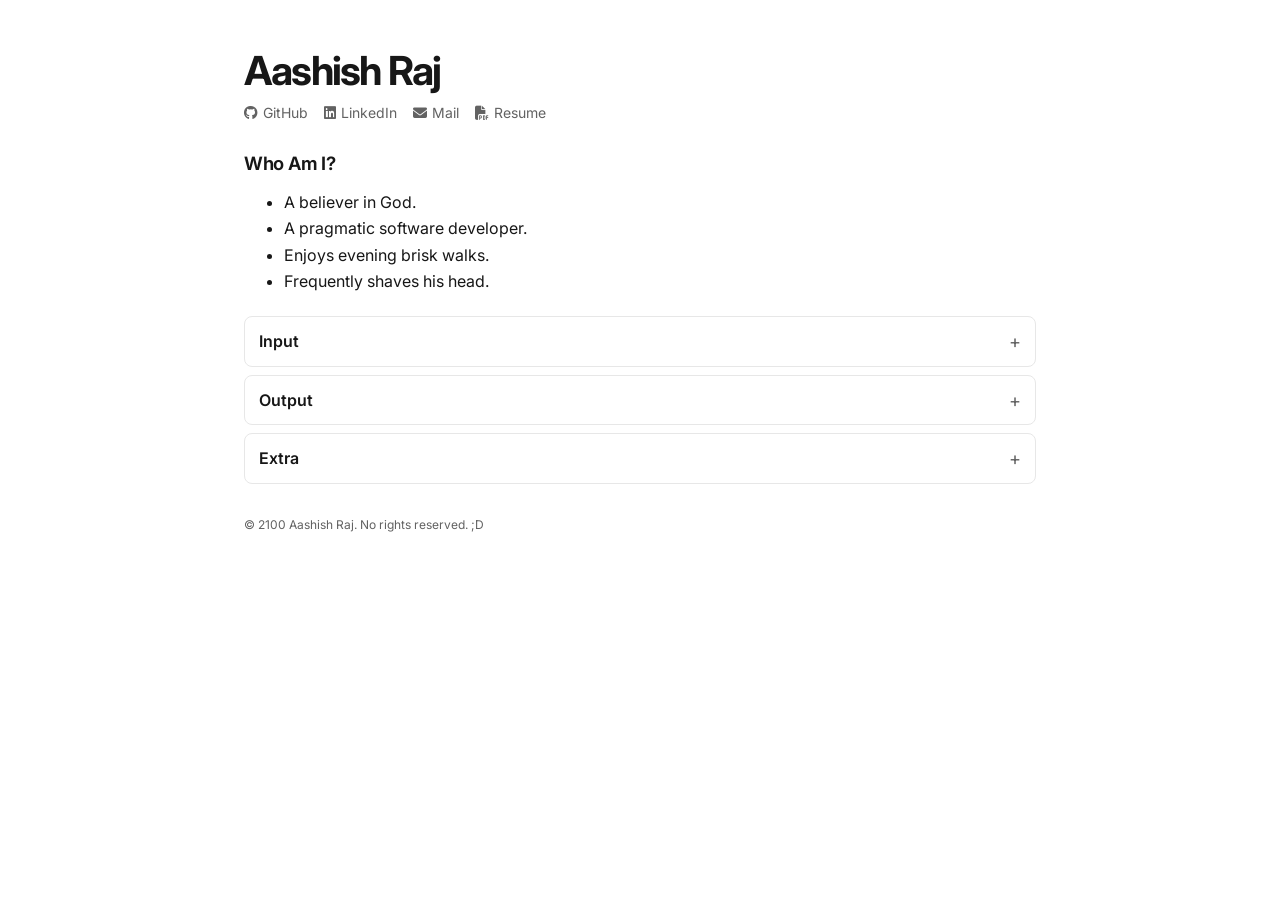
<file: index.html>
<!doctype html>
<html lang="en">

<head>
  <meta charset="utf-8">
  <meta name="viewport" content="width=device-width, initial-scale=1">
  <title>Aashish's Portfolio</title>
  <link rel="preconnect" href="https://fonts.googleapis.com">
  <link rel="preconnect" href="https://fonts.gstatic.com" crossorigin>
  <link href="https://fonts.googleapis.com/css2?family=Inter:wght@400;500;600;700&display=swap" rel="stylesheet">
  <link rel="stylesheet" href="https://cdnjs.cloudflare.com/ajax/libs/font-awesome/6.7.2/css/all.min.css">
  <link rel="stylesheet" href="style.css">
</head>

<body>
  <main class="page">
    <header class="site-header">
      <h1>Aashish Raj</h1>
      <nav class="social-links" aria-label="Social links">
        <a href="https://github.com/iamtheaashish/"><i class="fa-brands fa-github"
            aria-hidden="true"></i><span>GitHub</span></a>
        <a href="https://www.linkedin.com/in/iamtheaashish/" target="_blank" rel="noopener noreferrer">
          <i class="fa-brands fa-linkedin" aria-hidden="true"></i>
          <span>LinkedIn</span>
        </a>
        <a href="mailto:iamtheaashish@proton.me"><i class="fa-solid fa-envelope"
            aria-hidden="true"></i><span>Mail</span></a>
        <a href="https://drive.google.com/"><i class="fa-solid fa-file-pdf"
            aria-hidden="true"></i><span>Resume</span></a>
      </nav>
    </header>

    <section class="intro" aria-labelledby="about-heading">
      <h2 id="about-heading">Who Am I?</h2>
      <ul>
        <li>A believer in God.</li>
        <li>A pragmatic software developer.</li>
        <li>Enjoys evening brisk walks.</li>
        <li>Frequently shaves his head.</li>
      </ul>
    </section>

    <section class="link-cards" aria-label="Explore">
      <details class="card">
        <summary>Input</summary>
        <nav class="links" aria-label="Input links">
          <a href="input/education.html">Education</a>
          <a href="input/articles.html">Articles</a>
          <a href="input/books.html">Books</a>
        </nav>
      </details>
      <details class="card">
        <summary>Output</summary>
        <nav class="links" aria-label="Output links">
          <a href="output/jobs.html">Jobs</a>
          <a href="output/bytings.html">Bytings</a>
          <a href="output/projects.html">Projects</a>
        </nav>
      </details>
      <details class="card">
        <summary>Extra</summary>
        <nav class="links" aria-label="Extra links">
          <a href="extra/endeavors.html">Endeavors</a>
          <a href="extra/tinkering.html">Tinkering</a>
        </nav>
      </details>
    </section>
  </main>
</body>
<footer class="site-footer">
  <p>© 2100 Aashish Raj. No rights reserved. ;D</p>
</footer>

</html>
</file>
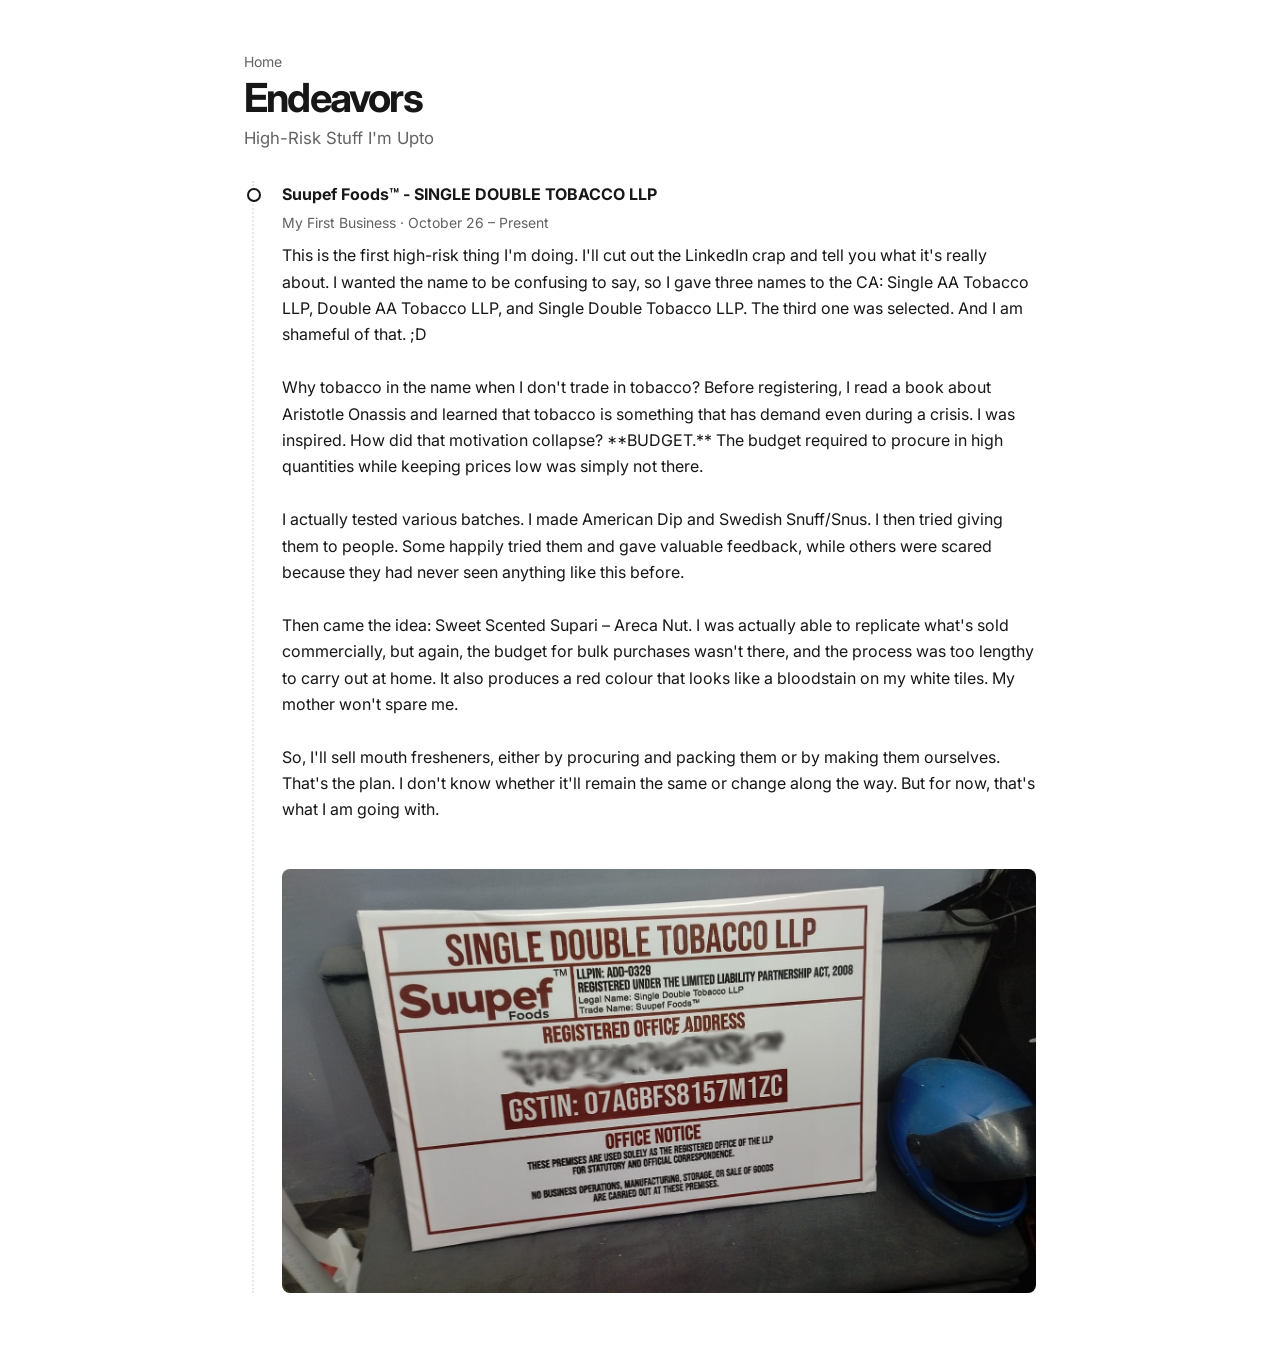
<file: extra/endeavors.html>
<!doctype html>
<html lang="en">

<head>
  <meta charset="utf-8">
  <meta name="viewport" content="width=device-width, initial-scale=1">
  <title>Endeavors - Aashish Raj</title>
  <link rel="preconnect" href="https://fonts.googleapis.com">
  <link rel="preconnect" href="https://fonts.gstatic.com" crossorigin>
  <link href="https://fonts.googleapis.com/css2?family=Inter:wght@400;500;600;700&display=swap" rel="stylesheet">
  <link rel="stylesheet" href="../style.css">
</head>

<body>
  <main class="page">
    <a class="back-link" href="../index.html">Home</a>

    <header class="page-header">
      <h1>Endeavors</h1>
      <p class="subtitle">High-Risk Stuff I'm Upto</p>
    </header>

    <section class="timeline" aria-label="Personal endeavors">

      <article class="timeline-item">
        <h3>Suupef Foods™ - SINGLE DOUBLE TOBACCO LLP</h3>
        <p class="timeline-date">My First Business · October 26 – Present</p>
        <p>
        This is the first high-risk thing I'm doing. I'll cut out the LinkedIn crap and tell you what it's really about.

I wanted the name to be confusing to say, so I gave three names to the CA: Single AA Tobacco LLP, Double AA Tobacco LLP, and Single Double Tobacco LLP. The third one was selected. And I am shameful of that. ;D
<br><br>

Why tobacco in the name when I don't trade in tobacco? Before registering, I read a book about Aristotle Onassis and learned that tobacco is something that has demand even during a crisis. I was inspired. How did that motivation collapse? **BUDGET.** The budget required to procure in high quantities while keeping prices low was simply not there.
<br><br>
I actually tested various batches. I made American Dip and Swedish Snuff/Snus. I then tried giving them to people. Some happily tried them and gave valuable feedback, while others were scared because they had never seen anything like this before.
<br><br>
Then came the idea: Sweet Scented Supari – Areca Nut.

I was actually able to replicate what's sold commercially, but again, the budget for bulk purchases wasn't there, and the process was too lengthy to carry out at home. It also produces a red colour that looks like a bloodstain on my white tiles. My mother won't spare me.
<br><br>
So, I'll sell mouth fresheners, either by procuring and packing them or by making them ourselves.

That's the plan. I don't know whether it'll remain the same or change along the way. But for now, that's what I am going with.

<br><br>

<img src="../media/SDTbanner.png" alt="Our Office Banner" class="timeline-image">
        </p>
      </article>

    </section>
  </main>
</body>

</html>
</file>
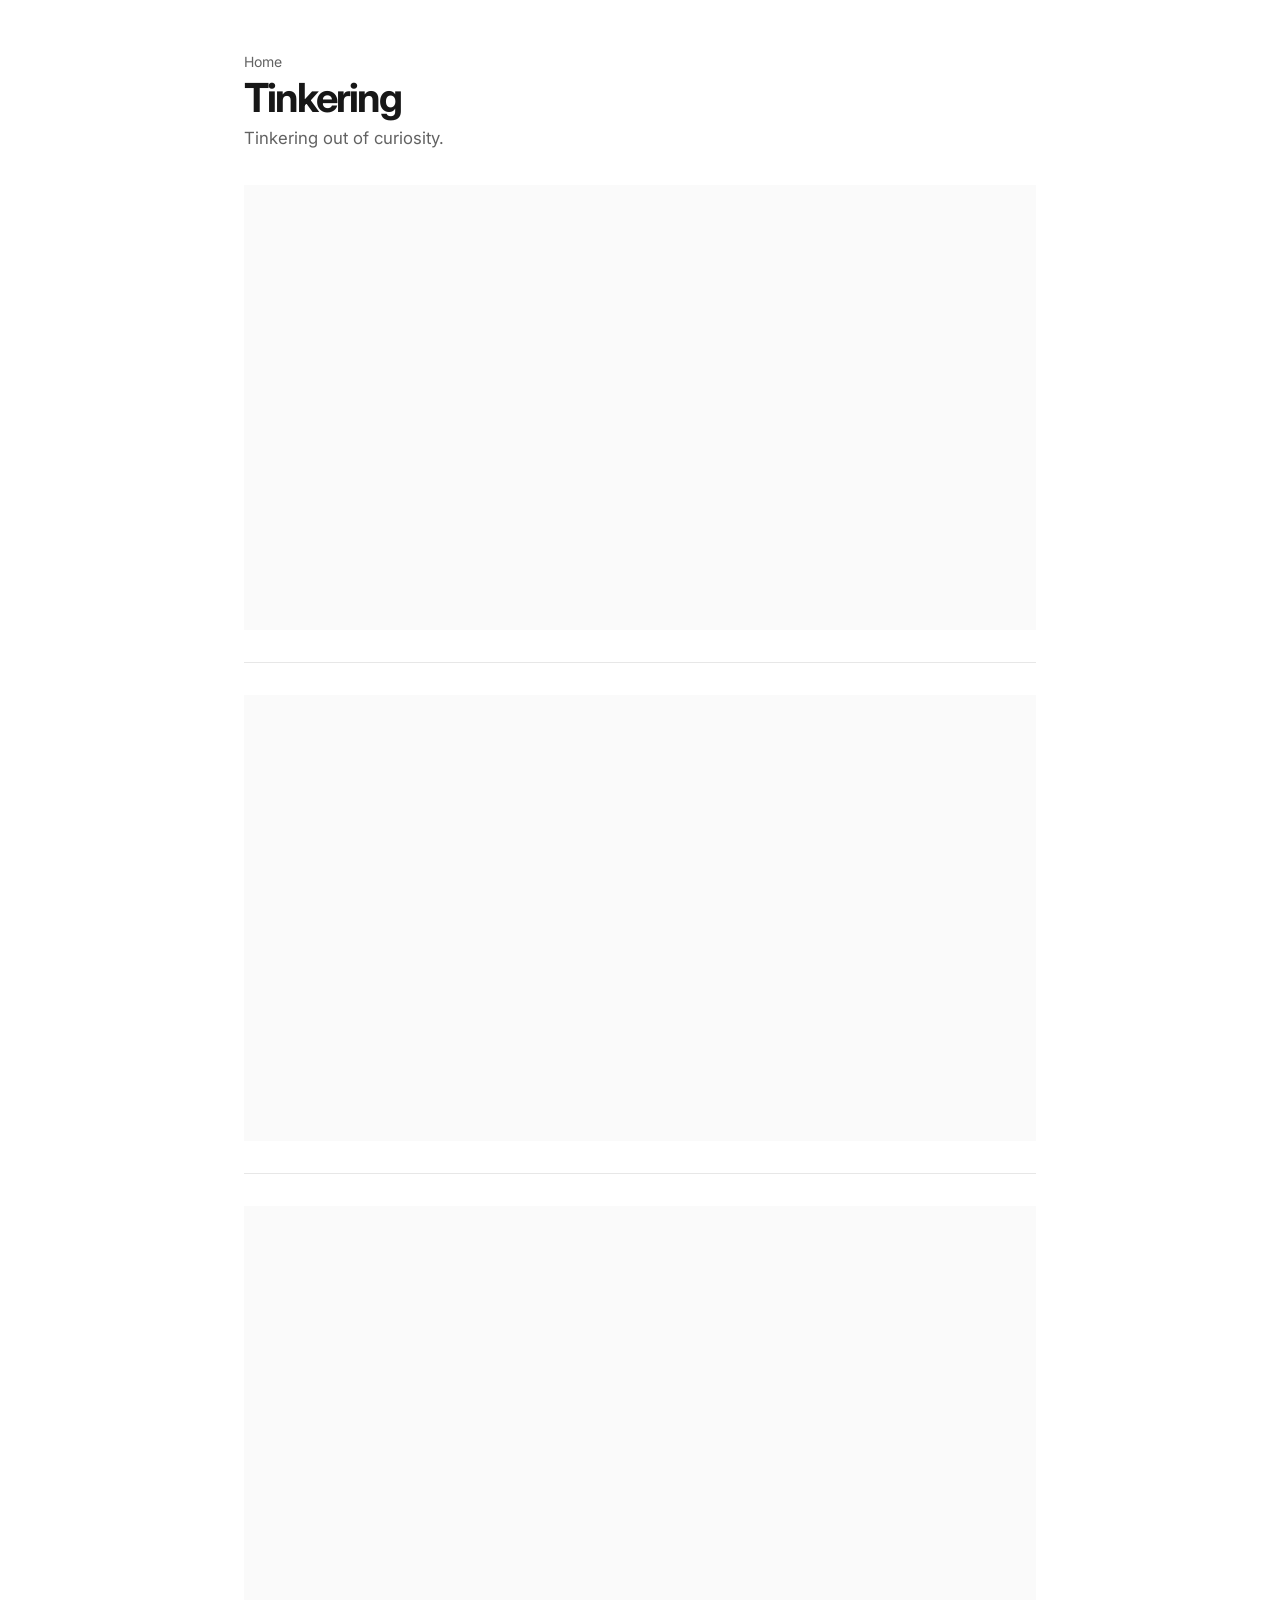
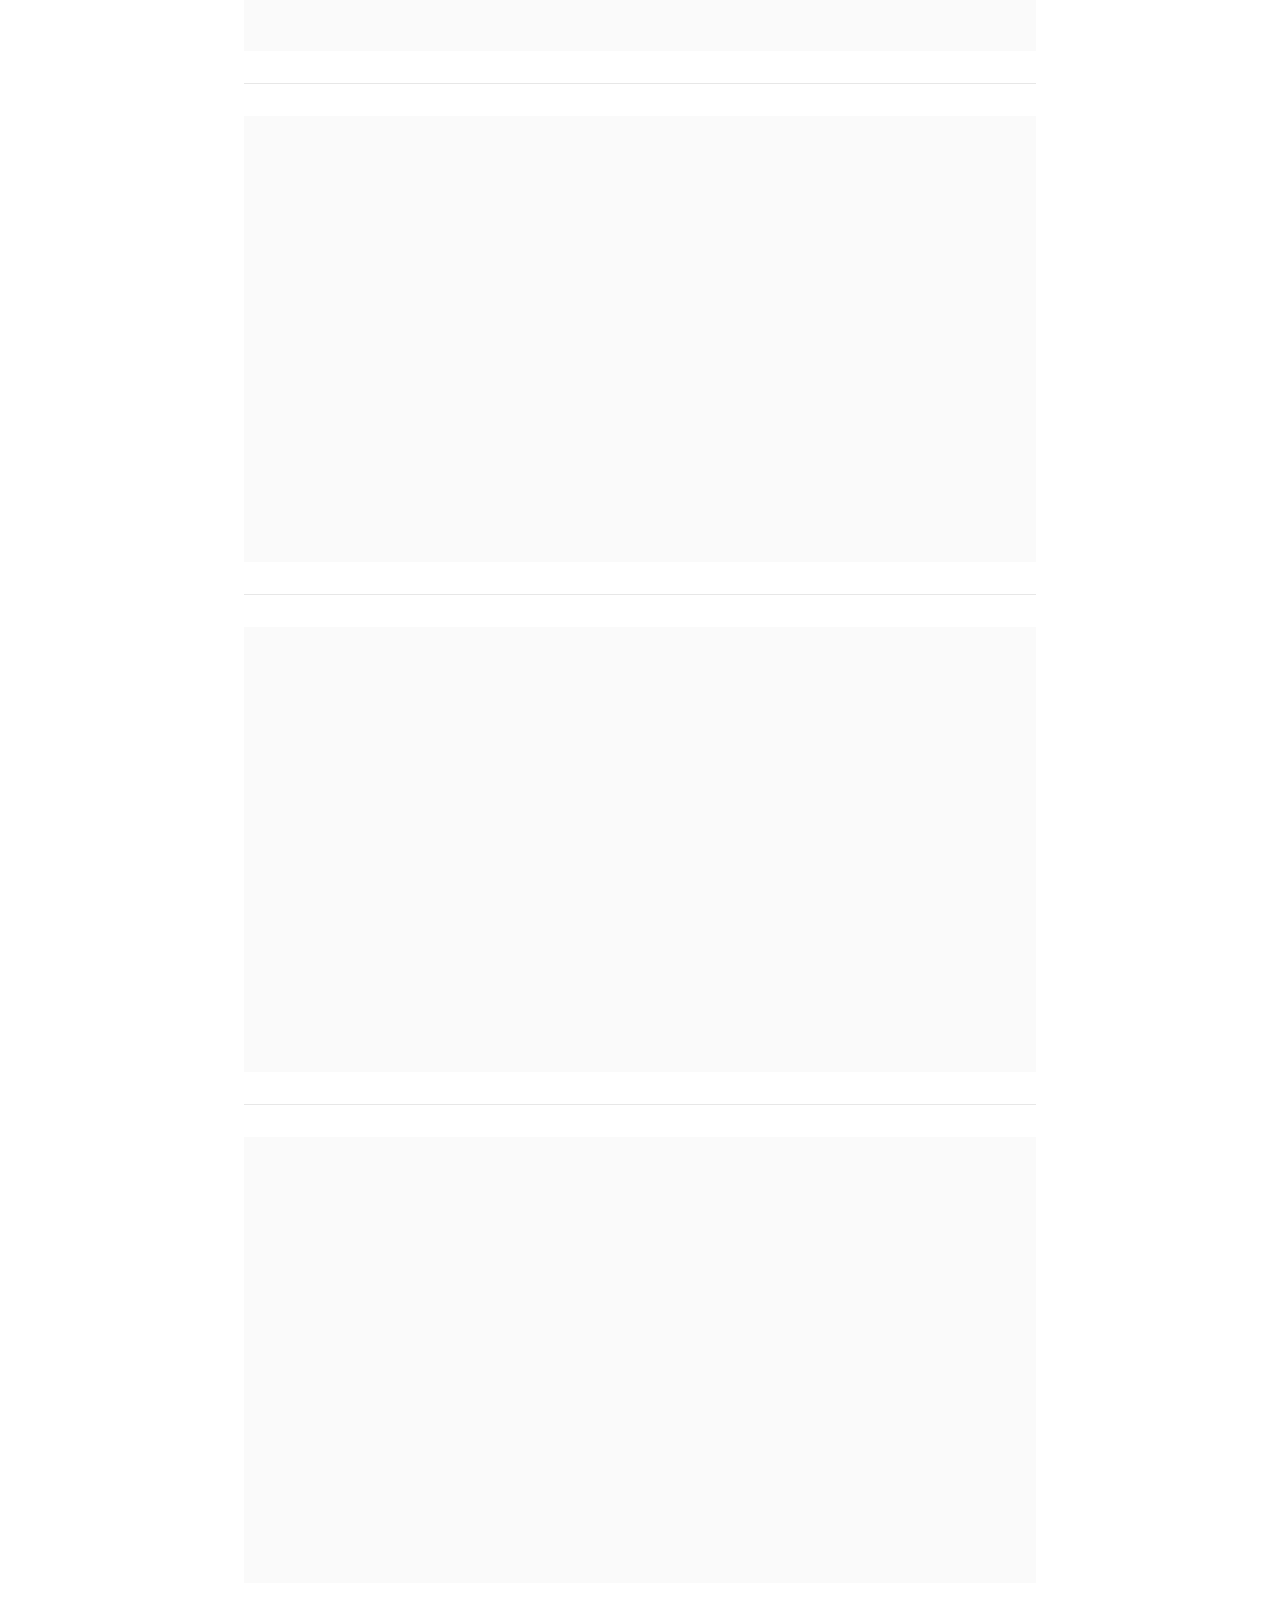
<file: extra/tinkering.html>
<!doctype html>
<html lang="en">

<head>
  <meta charset="utf-8">
  <meta name="viewport" content="width=device-width, initial-scale=1">
  <title>Tinkering - Aashish Raj</title>
  <link rel="preconnect" href="https://fonts.googleapis.com">
  <link rel="preconnect" href="https://fonts.gstatic.com" crossorigin>
  <link href="https://fonts.googleapis.com/css2?family=Inter:wght@400;500;600;700&display=swap" rel="stylesheet">
  <link rel="stylesheet" href="../style.css">
</head>

<body>
  <main class="page tinkering-page">
    <a class="back-link" href="../index.html">Home</a>

    <header class="page-header">
      <h1>Tinkering</h1>
      <p class="subtitle">Tinkering out of curiosity.</p>
    </header>

    <section class="video-list" aria-label="Hardware videos">
      <article class="video-item">
        <div class="video-embed">
          <iframe src="https://www.youtube-nocookie.com/embed/D746owCLCIs" title="Hardware video 1" loading="lazy"
            referrerpolicy="strict-origin-when-cross-origin"
            allow="accelerometer; autoplay; clipboard-write; encrypted-media; gyroscope; picture-in-picture; web-share"
            allowfullscreen></iframe>
        </div>
      </article>

      <article class="video-item">
        <div class="video-embed">
          <iframe src="https://www.youtube-nocookie.com/embed/qw1N6hVat3M" title="Hardware video 2" loading="lazy"
            referrerpolicy="strict-origin-when-cross-origin"
            allow="accelerometer; autoplay; clipboard-write; encrypted-media; gyroscope; picture-in-picture; web-share"
            allowfullscreen></iframe>
        </div>
      </article>

      <article class="video-item">
        <div class="video-embed">
          <iframe src="https://www.youtube-nocookie.com/embed/AfKlRke6-L8" title="Hardware video 3" loading="lazy"
            allowfullscreen></iframe>
        </div>
      </article>

      <article class="video-item">
        <div class="video-embed">
          <iframe src="https://www.youtube-nocookie.com/embed/ZBG10R2KTQw" title="Hardware video 4" loading="lazy"
            allowfullscreen></iframe>
        </div>
      </article>

      <article class="video-item">
        <div class="video-embed">
          <iframe src="https://www.youtube-nocookie.com/embed/DPhEWamEejM" title="Hardware video 5" loading="lazy"
            allowfullscreen></iframe>
        </div>
      </article>

      <article class="video-item">
        <div class="video-embed">
          <iframe src="https://www.youtube-nocookie.com/embed/QxCWnV7BFME" title="Hardware video 6" loading="lazy"
            allowfullscreen></iframe>
        </div>
      </article>
    </section>
  </main>
</body>

</html>
</file>
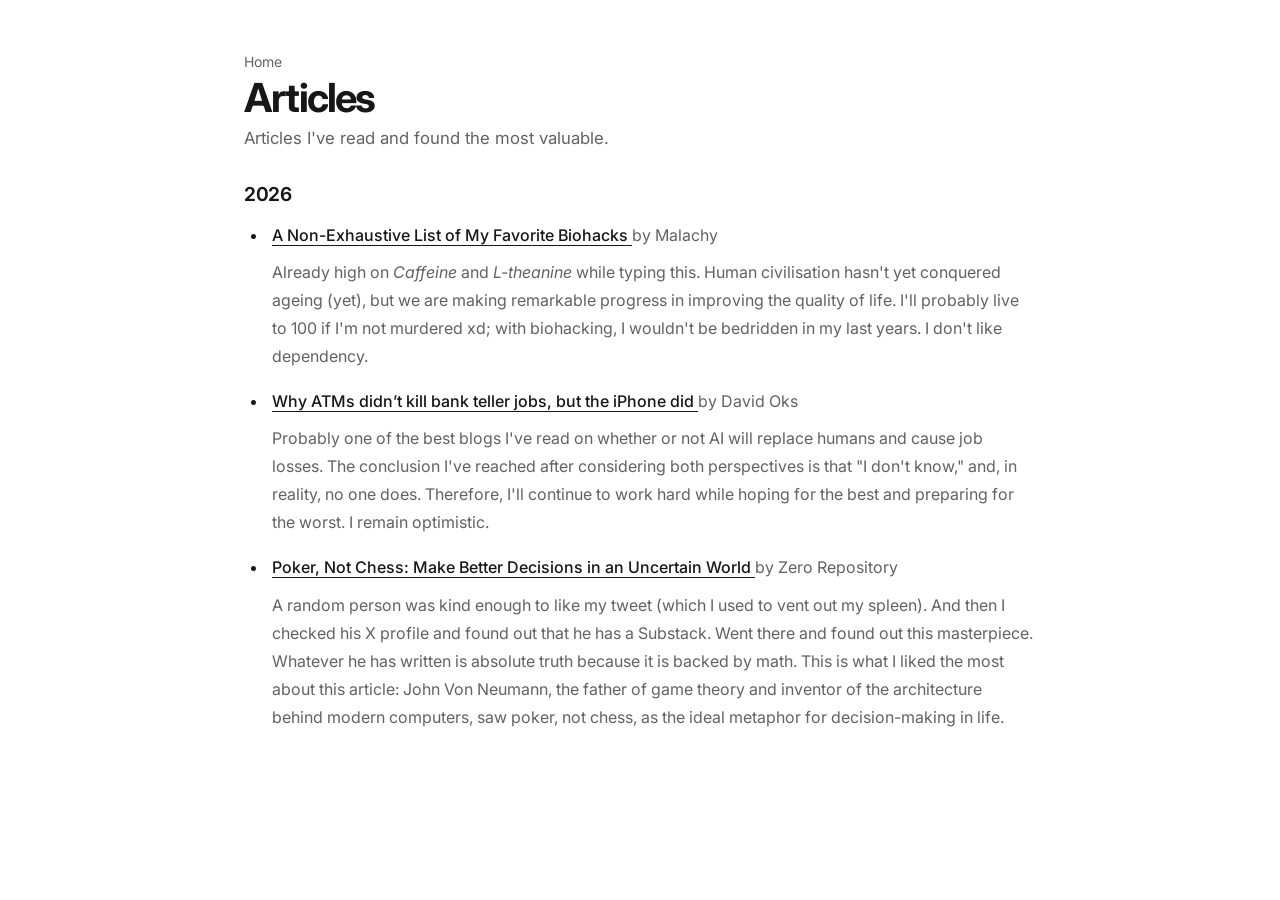
<file: input/articles.html>
<!doctype html>
<html lang="en">

<head>
  <meta charset="utf-8">
  <meta name="viewport" content="width=device-width, initial-scale=1">
  <title>Articles - Aashish Raj</title>
  <link rel="preconnect" href="https://fonts.googleapis.com">
  <link rel="preconnect" href="https://fonts.gstatic.com" crossorigin>
  <link href="https://fonts.googleapis.com/css2?family=Inter:wght@400;500;600;700&display=swap" rel="stylesheet">
  <link rel="stylesheet" href="../style.css">
</head>

<body>
  <main class="page">
    <a class="back-link" href="../index.html">Home</a>

    <header class="page-header">
      <h1>Articles</h1>
      <p class="subtitle">Articles I've read and found the most valuable.</p>
    </header>

    <section class="year-section" aria-labelledby="year-2026">
      <h2 id="year-2026">2026</h2>

      <ul class="article-list">
        <li class="article">
          <p class="article-title">
            <a href="https://www.myprotocols.co/p/a-non-exhaustive-list-of-my-favorite">
              A Non-Exhaustive List of My Favorite Biohacks
            </a>
            <span>by Malachy</span>
          </p>
          <p class="article-note">Already high on <em>Caffeine</em> and <em>L-theanine</em> while typing this. Human
            civilisation hasn't yet conquered ageing (yet), but we are making remarkable progress in improving the
            quality of life. I'll probably live to 100 if I'm not murdered xd; with biohacking, I wouldn't be bedridden
            in my last years. I don't like dependency.</p>
        </li>

        <li class="article">
          <p class="article-title">
            <a
              href="https://open.substack.com/pub/davidoks/p/why-the-atm-didnt-kill-bank-teller?utm_campaign=post-expanded-share&amp;utm_medium=web">
              Why ATMs didn’t kill bank teller jobs, but the iPhone did
            </a>
            <span>by David Oks</span>
          </p>
          <p class="article-note">Probably one of the best blogs I've read on whether or not AI will replace humans and
            cause job losses. The conclusion I've reached after considering both perspectives is that "I don't know,"
            and, in reality, no one does. Therefore, I'll continue to work hard while hoping for the best and preparing
            for the worst. I remain optimistic.</p>
        </li>

        <li class="article">
          <p class="article-title">
            <a
              href="https://open.substack.com/pub/speculator0/p/poker-not-chess-how-to-think-clearly?utm_campaign=post-expanded-share&amp;utm_medium=web">
              Poker, Not Chess: Make Better Decisions in an Uncertain World
            </a>
            <span>by Zero Repository</span>
          </p>
          <p class="article-note">A random person was kind enough to like my tweet (which I used to vent out my spleen).
            And then I checked his X profile and found out that he has a Substack. Went there and found out this
            masterpiece. Whatever he has written is absolute truth because it is backed by math. This is what I liked
            the most about this article: John Von Neumann, the father of game theory and inventor of the architecture
            behind modern computers, saw poker, not chess, as the ideal metaphor for decision-making in life.</p>
        </li>
      </ul>
    </section>
  </main>
</body>

</html>
</file>
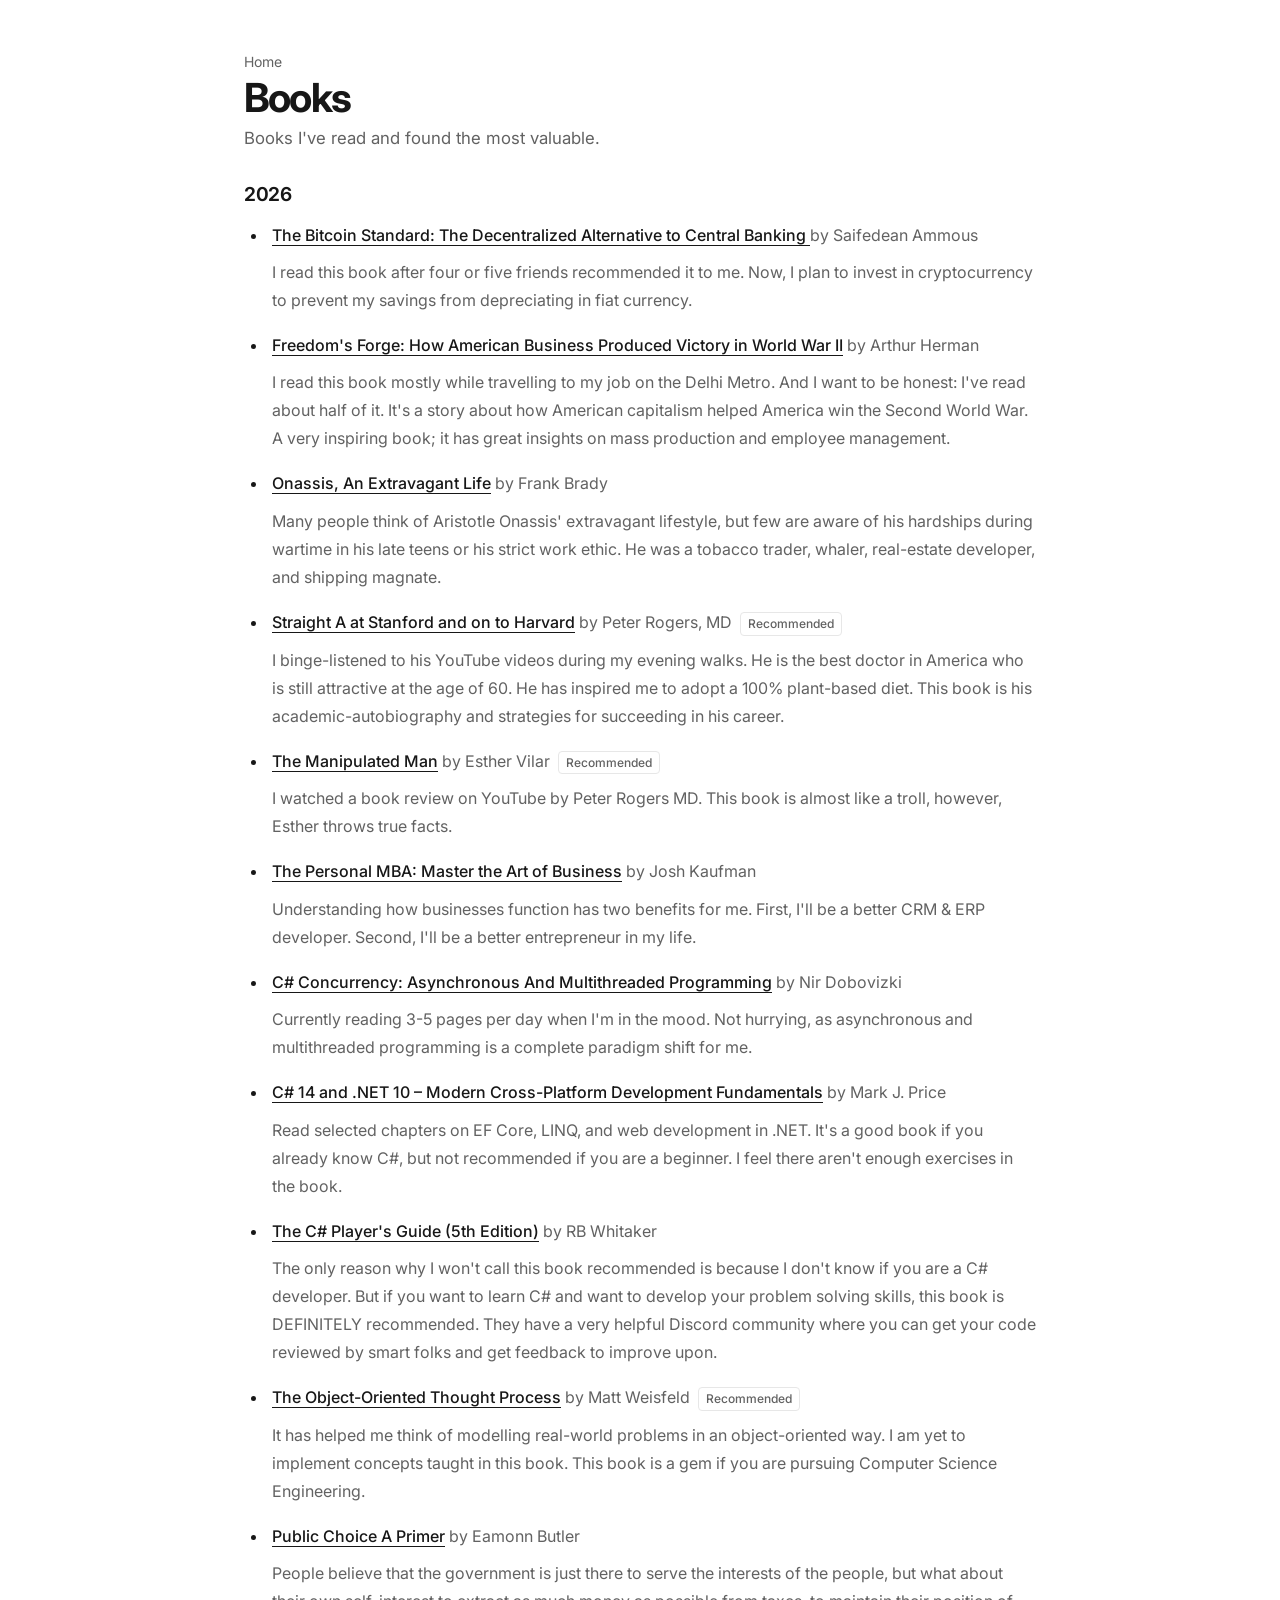
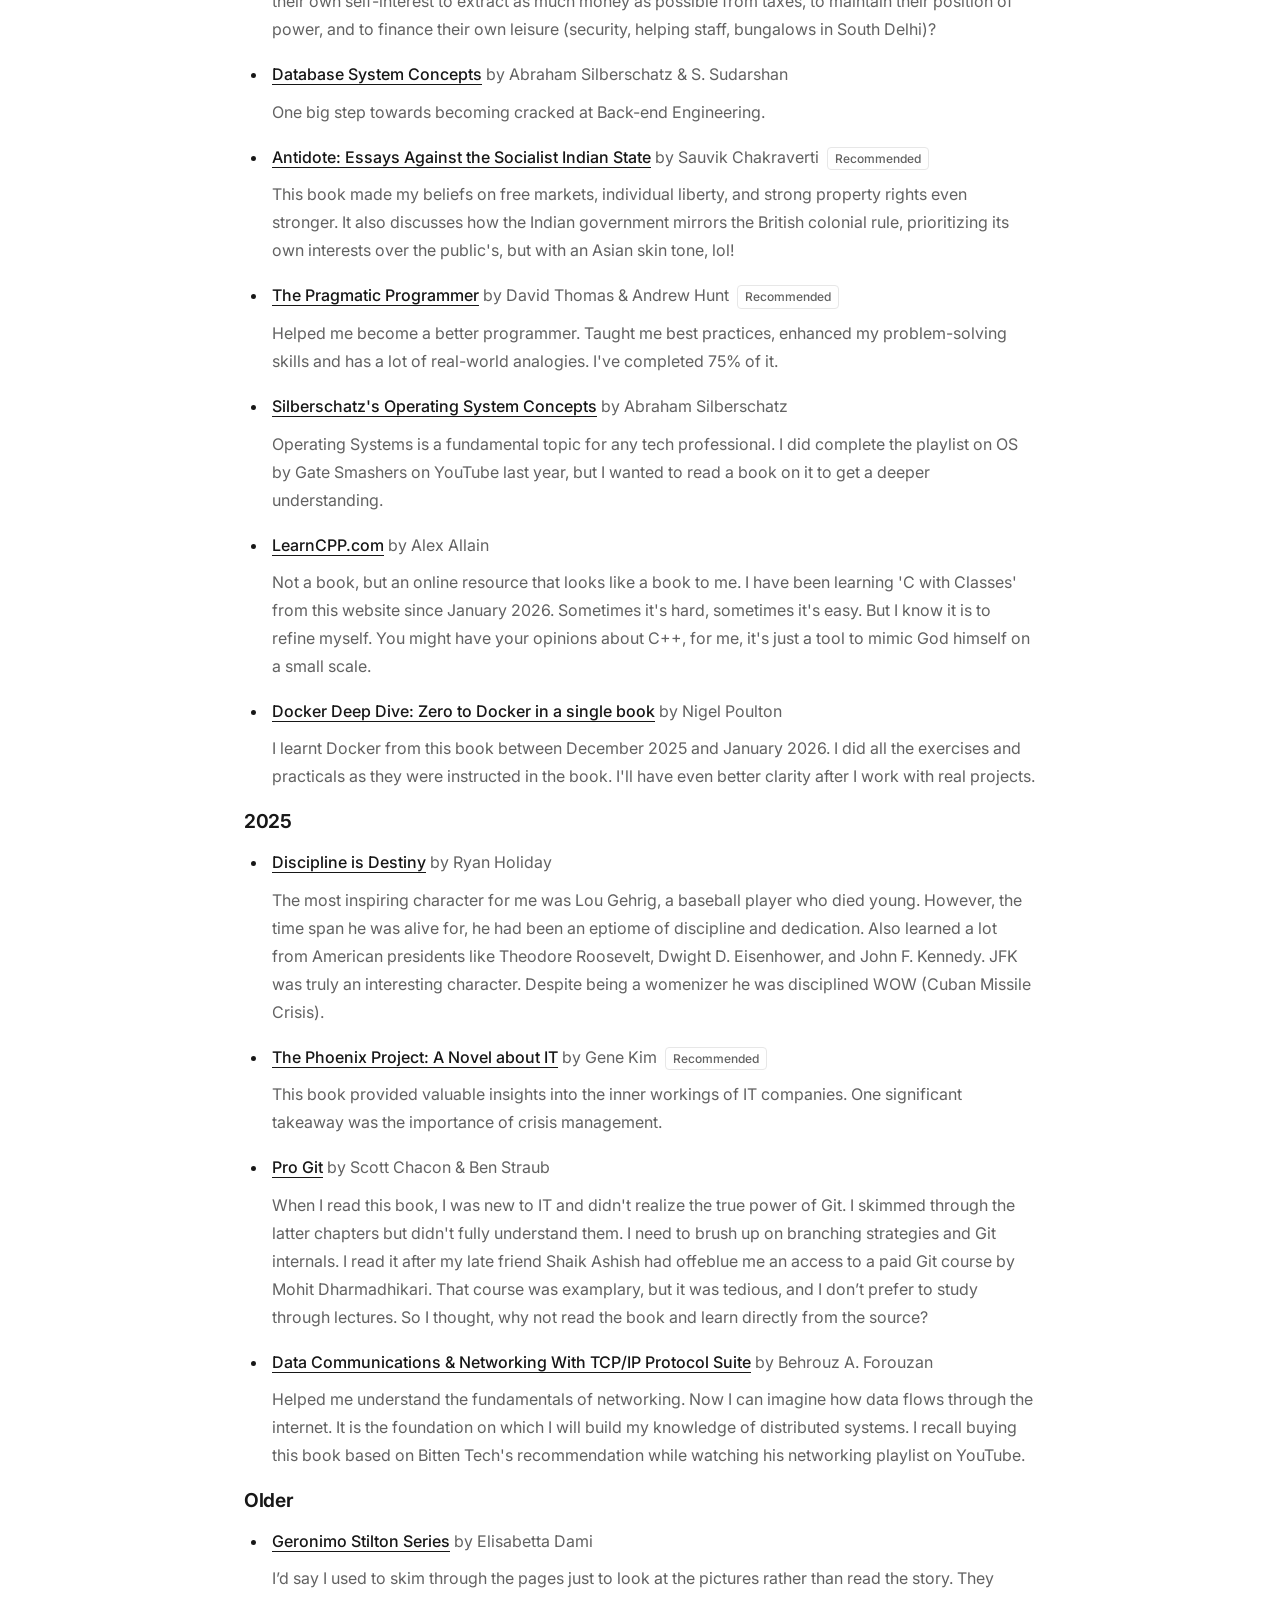
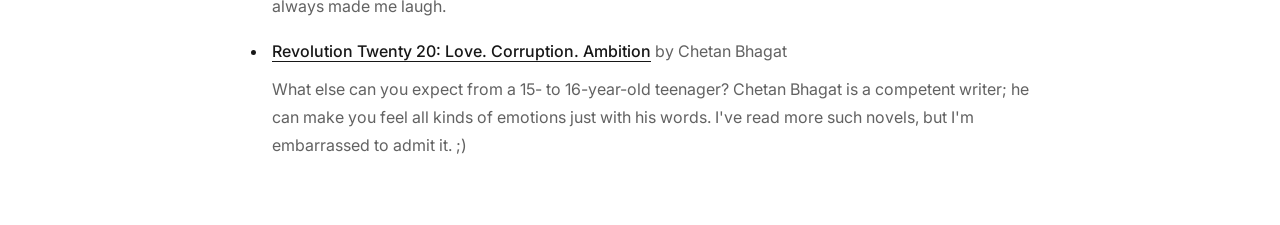
<file: input/books.html>
<!doctype html>
<html lang="en">

<head>
  <meta charset="utf-8">
  <meta name="viewport" content="width=device-width, initial-scale=1">
  <title>Books - Aashish Raj</title>
  <link rel="preconnect" href="https://fonts.googleapis.com">
  <link rel="preconnect" href="https://fonts.gstatic.com" crossorigin>
  <link href="https://fonts.googleapis.com/css2?family=Inter:wght@400;500;600;700&display=swap" rel="stylesheet">
  <link rel="stylesheet" href="../style.css">
</head>

<body>
  <main class="page">
    <a class="back-link" href="../index.html">Home</a>
    <header class="page-header">
      <h1>Books</h1>
      <p class="subtitle">Books I've read and found the most valuable.</p>
    </header>

    <section class="year-section" aria-labelledby="year-2026">
      <h2 id="year-2026">2026</h2>
      <ul class="book-list">
          <li class="book">
          <p class="book-title">
            <a href="https://amzn.in/d/04V6xhur">The Bitcoin Standard: The Decentralized Alternative to Central Banking </a>
            <span>by Saifedean Ammous</span>
          </p>
          <p class="book-note">I read this book after four or five friends recommended it to me. Now, I plan to invest in cryptocurrency 
            to prevent my savings from depreciating in fiat currency.</p>
        </li>
        <li class="book">
          <p class="book-title">
            <a href="https://amzn.in/d/0ezbUBqw">Freedom's Forge: How American Business Produced Victory in World War II</a>
            <span>by Arthur Herman</span>
          </p>
          <p class="book-note">I read this book mostly while travelling to my job on the Delhi Metro.
             And I want to be honest: I've read about half of it.
              It's a story about how American capitalism helped America win the Second World War.
               A very inspiring book; it has great insights on mass production and employee management.</p>
        </li>
        <li class="book">
          <p class="book-title">
            <a href="https://amzn.in/d/0099inZq">Onassis, An Extravagant Life</a>
            <span>by Frank Brady</span>
          </p>
          <p class="book-note">Many people think of Aristotle Onassis' extravagant lifestyle, but few are aware of his
            hardships during wartime in his late teens or his strict work ethic. He was a tobacco trader, whaler,
            real-estate developer, and shipping magnate.</p>
        </li>
        <li class="book">
          <p class="book-title">
            <a href="https://amzn.in/d/00g8ow4O">Straight A at Stanford and on to Harvard</a>
            <span>by Peter Rogers, MD</span>
            <span class="badge">Recommended</span>
          </p>
          <p class="book-note">I binge-listened to his YouTube videos during my evening walks. He is the best doctor in
            America who is still attractive at the age of 60. He has inspired me to adopt a 100% plant-based diet. This
            book is his academic-autobiography and strategies for succeeding in his career.</p>
        </li>
        <li class="book">
          <p class="book-title">
            <a href="https://www.goodreads.com/book/show/3329547-the-manipulated-man">The Manipulated Man</a>
            <span>by Esther Vilar</span>
            <span class="badge">Recommended</span>
          </p>
          <p class="book-note">I watched a book review on YouTube by Peter Rogers MD. This book is almost like a troll,
            however, Esther throws true facts.</p>
        </li>
        <li class="book">
          <p class="book-title">
            <a href="https://amzn.in/d/0bTEqRBa">The Personal MBA: Master the Art of Business</a>
            <span>by Josh Kaufman</span>
          </p>
          <p class="book-note">Understanding how businesses function has two benefits for me. First, I'll be a better
            CRM &amp; ERP developer. Second, I'll be a better entrepreneur in my life.</p>
        </li>
        <li class="book">
          <p class="book-title">
            <a href="https://amzn.in/d/0e8uiifp">C# Concurrency: Asynchronous And Multithreaded Programming</a>
            <span>by Nir Dobovizki</span>
          </p>
          <p class="book-note">Currently reading 3-5 pages per day when I'm in the mood. Not hurrying, as asynchronous
            and multithreaded programming is a complete paradigm shift for me.</p>
        </li>
        <li class="book">
          <p class="book-title">
            <a
              href="https://www.packtpub.com/en-us/product/c-14-and-net-10-modern-cross-platform-development-fundamentals-9781836206637">C#
              14 and .NET 10 – Modern Cross-Platform Development Fundamentals</a>
            <span>by Mark J. Price</span>
          </p>
          <p class="book-note">Read selected chapters on EF Core, LINQ, and web development in .NET. It's a good book if
            you already know C#, but not recommended if you are a beginner. I feel there aren't enough exercises in the
            book.</p>
        </li>
        <li class="book">
          <p class="book-title">
            <a href="https://rbwhitaker.gumroad.com/l/zGNbnc">The C# Player's Guide (5th Edition)</a>
            <span>by RB Whitaker</span>
          </p>
          <p class="book-note">The only reason why I won't call this book recommended is because I don't know if you are
            a C# developer. But if you want to learn C# and want to develop your problem solving skills, this book is
            DEFINITELY recommended. They have a very helpful Discord community where you can get your code reviewed by
            smart folks and get feedback to improve upon.</p>
        </li>
        <li class="book">
          <p class="book-title">
            <a href="https://amzn.in/d/03IXoKzv">The Object-Oriented Thought Process</a>
            <span>by Matt Weisfeld</span>
            <span class="badge">Recommended</span>
          </p>
          <p class="book-note">It has helped me think of modelling real-world problems in an object-oriented way. I am
            yet to implement concepts taught in this book. This book is a gem if you are pursuing Computer Science
            Engineering.</p>
        </li>
        <li class="book">
          <p class="book-title">
            <a href="https://amzn.in/d/05VM5ntR">Public Choice A Primer</a>
            <span>by Eamonn Butler</span>
          </p>
          <p class="book-note">People believe that the government is just there to serve the interests of the people,
            but what about their own self-interest to extract as much money as possible from taxes, to maintain their
            position of power, and to finance their own leisure (security, helping staff, bungalows in South Delhi)?</p>
        </li>
        <li class="book">
          <p class="book-title">
            <a href="https://amzn.in/d/09Qum96C">Database System Concepts</a>
            <span>by Abraham Silberschatz &amp; S. Sudarshan</span>
          </p>
          <p class="book-note">One big step towards becoming cracked at Back-end Engineering.</p>
        </li>
        <li class="book">
          <p class="book-title">
            <a href="https://amzn.in/d/08F6C2UN">Antidote: Essays Against the Socialist Indian State</a>
            <span>by Sauvik Chakraverti</span>
            <span class="badge">Recommended</span>
          </p>
          <p class="book-note">This book made my beliefs on free markets, individual liberty, and strong property rights
            even stronger. It also discusses how the Indian government mirrors the British colonial rule, prioritizing
            its own interests over the public's, but with an Asian skin tone, lol!</p>
        </li>
        <li class="book">
          <p class="book-title">
            <a href="https://amzn.in/d/0aYRAAyK">The Pragmatic Programmer</a>
            <span>by David Thomas &amp; Andrew Hunt</span>
            <span class="badge">Recommended</span>
          </p>
          <p class="book-note">Helped me become a better programmer. Taught me best practices, enhanced my
            problem-solving skills and has a lot of real-world analogies. I've completed 75% of it.</p>
        </li>
        <li class="book">
          <p class="book-title">
            <a href="https://amzn.in/d/05Yrsudw">Silberschatz's Operating System Concepts</a>
            <span>by Abraham Silberschatz</span>
          </p>
          <p class="book-note">Operating Systems is a fundamental topic for any tech professional. I did complete the
            playlist on OS by Gate Smashers on YouTube last year, but I wanted to read a book on it to get a deeper
            understanding.</p>
        </li>
        <li class="book">
          <p class="book-title">
            <a href="https://www.learncpp.com/">LearnCPP.com</a>
            <span>by Alex Allain</span>
          </p>
          <p class="book-note">Not a book, but an online resource that looks like a book to me. I have been learning 'C
            with Classes' from this website since January 2026. Sometimes it's hard, sometimes it's easy. But I know it
            is to refine myself. You might have your opinions about C++, for me, it's just a tool to mimic God himself
            on a small scale.</p>
        </li>
        <li class="book">
          <p class="book-title">
            <a href="https://amzn.in/d/0gdoecJB">Docker Deep Dive: Zero to Docker in a single book</a>
            <span>by Nigel Poulton</span>
          </p>
          <p class="book-note">I learnt Docker from this book between December 2025 and January 2026. I did all the
            exercises and practicals as they were instructed in the book. I'll have even better clarity after I work
            with real projects.</p>
        </li>
      </ul>
    </section>

    <section class="year-section" aria-labelledby="year-2025">
      <h2 id="year-2025">2025</h2>
      <ul class="book-list">
        <li class="book">
          <p class="book-title">
            <a href="https://amzn.in/d/07tA2SaZ">Discipline is Destiny</a>
            <span>by Ryan Holiday</span>
          </p>
          <p class="book-note">The most inspiring character for me was Lou Gehrig, a baseball player who died young.
            However, the time span he was alive for, he had been an eptiome of discipline and dedication. Also learned a
            lot from American presidents like Theodore Roosevelt, Dwight D. Eisenhower, and John F. Kennedy. JFK was
            truly an interesting character. Despite being a womenizer he was disciplined WOW (Cuban Missile Crisis).</p>
        </li>
        <li class="book">
          <p class="book-title">
            <a href="https://amzn.in/d/0fgp5fUd">The Phoenix Project: A Novel about IT</a>
            <span>by Gene Kim</span>
            <span class="badge">Recommended</span>
          </p>
          <p class="book-note">This book provided valuable insights into the inner workings of IT companies. One
            significant takeaway was the importance of crisis management.</p>
        </li>
        <li class="book">
          <p class="book-title">
            <a href="https://git-scm.com/book/en/v2">Pro Git</a>
            <span>by Scott Chacon &amp; Ben Straub</span>
          </p>
          <p class="book-note">When I read this book, I was new to IT and didn't realize the true power of Git. I
            skimmed through the latter chapters but didn't fully understand them. I need to brush up on branching
            strategies and Git internals. I read it after my late friend Shaik Ashish had offeblue me an access to a
            paid Git course by Mohit Dharmadhikari. That course was examplary, but it was tedious, and I don’t prefer to
            study through lectures. So I thought, why not read the book and learn directly from the source?</p>
        </li>
        <li class="book">
          <p class="book-title">
            <a href="https://amzn.in/d/0ehztGoK">Data Communications &amp; Networking With TCP/IP Protocol Suite</a>
            <span>by Behrouz A. Forouzan</span>
          </p>
          <p class="book-note">Helped me understand the fundamentals of networking. Now I can imagine how data flows
            through the internet. It is the foundation on which I will build my knowledge of distributed systems. I
            recall buying this book based on Bitten Tech's recommendation while watching his networking playlist on
            YouTube.</p>
        </li>
      </ul>
    </section>

    <section class="year-section" aria-labelledby="older">
      <h2 id="older">Older</h2>
      <ul class="book-list">
        <li class="book">
          <p class="book-title">
            <a href="https://geronimostilton.com/WW-en/home/">Geronimo Stilton Series</a>
            <span>by Elisabetta Dami</span>
          </p>
          <p class="book-note">I’d say I used to skim through the pages just to look at the pictures rather than read
            the story. They always made me laugh.</p>
        </li>
        <li class="book">
          <p class="book-title">
            <a href="https://www.goodreads.com/book/show/12615008-revolution-2020">Revolution Twenty 20: Love.
              Corruption. Ambition</a>
            <span>by Chetan Bhagat</span>
          </p>
          <p class="book-note">What else can you expect from a 15- to 16-year-old teenager? Chetan Bhagat is a competent
            writer; he can make you feel all kinds of emotions just with his words. I've read more such novels, but I'm
            embarrassed to admit it. ;)</p>
        </li>
      </ul>
    </section>
  </main>
</body>

</html>
</file>
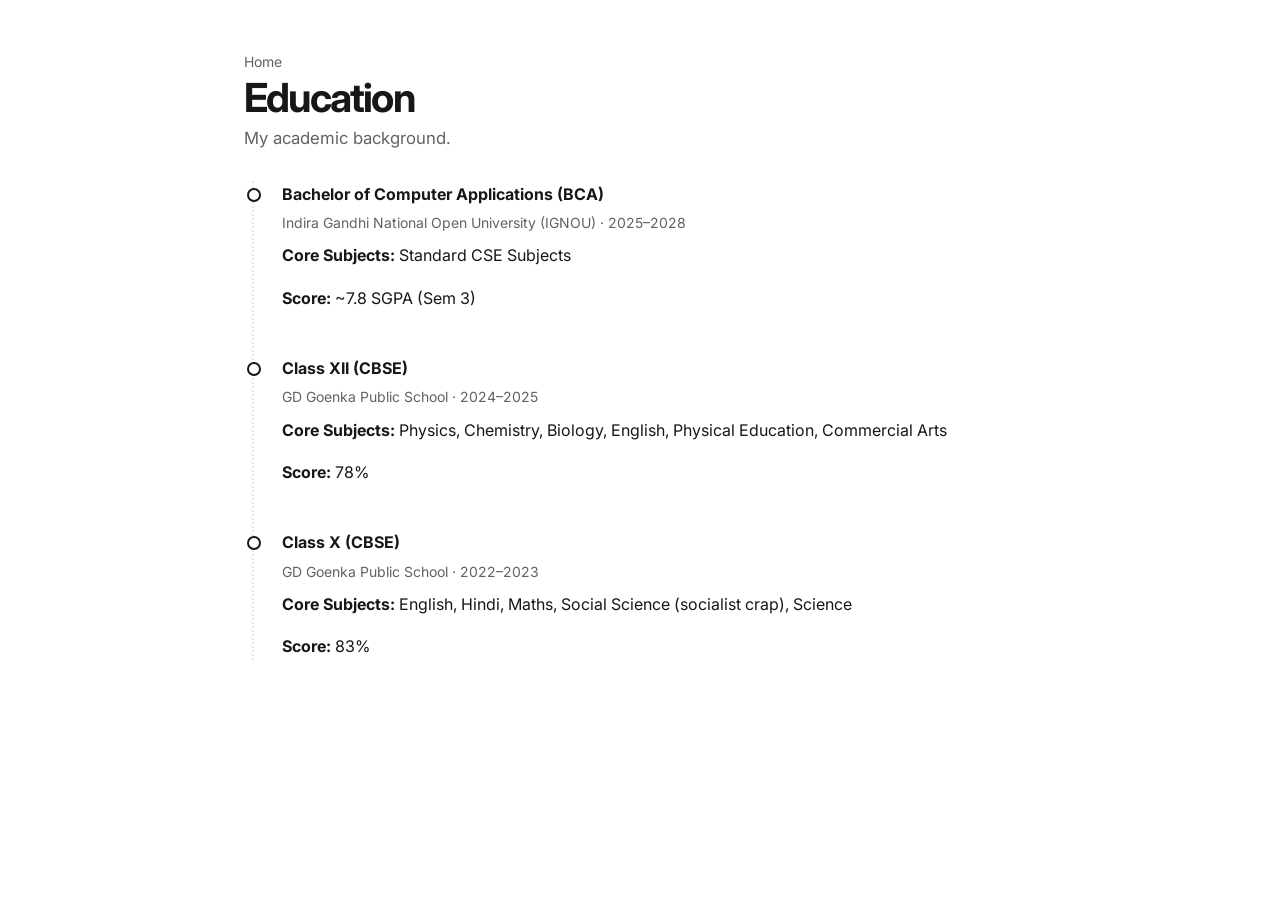
<file: input/education.html>
<!doctype html>
<html lang="en">

<head>
  <meta charset="utf-8">
  <meta name="viewport" content="width=device-width, initial-scale=1">
  <title>Education - Aashish Raj</title>
  <link rel="preconnect" href="https://fonts.googleapis.com">
  <link rel="preconnect" href="https://fonts.gstatic.com" crossorigin>
  <link href="https://fonts.googleapis.com/css2?family=Inter:wght@400;500;600;700&display=swap" rel="stylesheet">
  <link rel="stylesheet" href="../style.css">
</head>

<body>
  <main class="page">
    <a class="back-link" href="../index.html">Home</a>
    <header class="page-header">
      <h1>Education</h1>
      <p class="subtitle">My academic background.</p>
    </header>

<section class="timeline" aria-label="Education">
  <article class="timeline-item">
    <h3>Bachelor of Computer Applications (BCA)</h3>
    <p class="timeline-date">Indira Gandhi National Open University (IGNOU) · 2025–2028</p>
    <p><strong>Core Subjects:</strong> Standard CSE Subjects</p>
    <p><strong>Score:</strong> ~7.8 SGPA (Sem 3)</p>
  </article>

  <article class="timeline-item">
    <h3>Class XII (CBSE)</h3>
    <p class="timeline-date">GD Goenka Public School · 2024–2025</p>
    <p><strong>Core Subjects:</strong> Physics, Chemistry, Biology, English, Physical Education, Commercial Arts</p>
    <p><strong>Score:</strong> 78%</p>
  </article>

  <article class="timeline-item">
    <h3>Class X (CBSE)</h3>
    <p class="timeline-date">GD Goenka Public School · 2022–2023</p>
    <p><strong>Core Subjects:</strong> English, Hindi, Maths, Social Science (socialist crap), Science</p>
    <p><strong>Score:</strong> 83%</p>
  </article>
</section>
  </main>
</body>

</html>
</file>
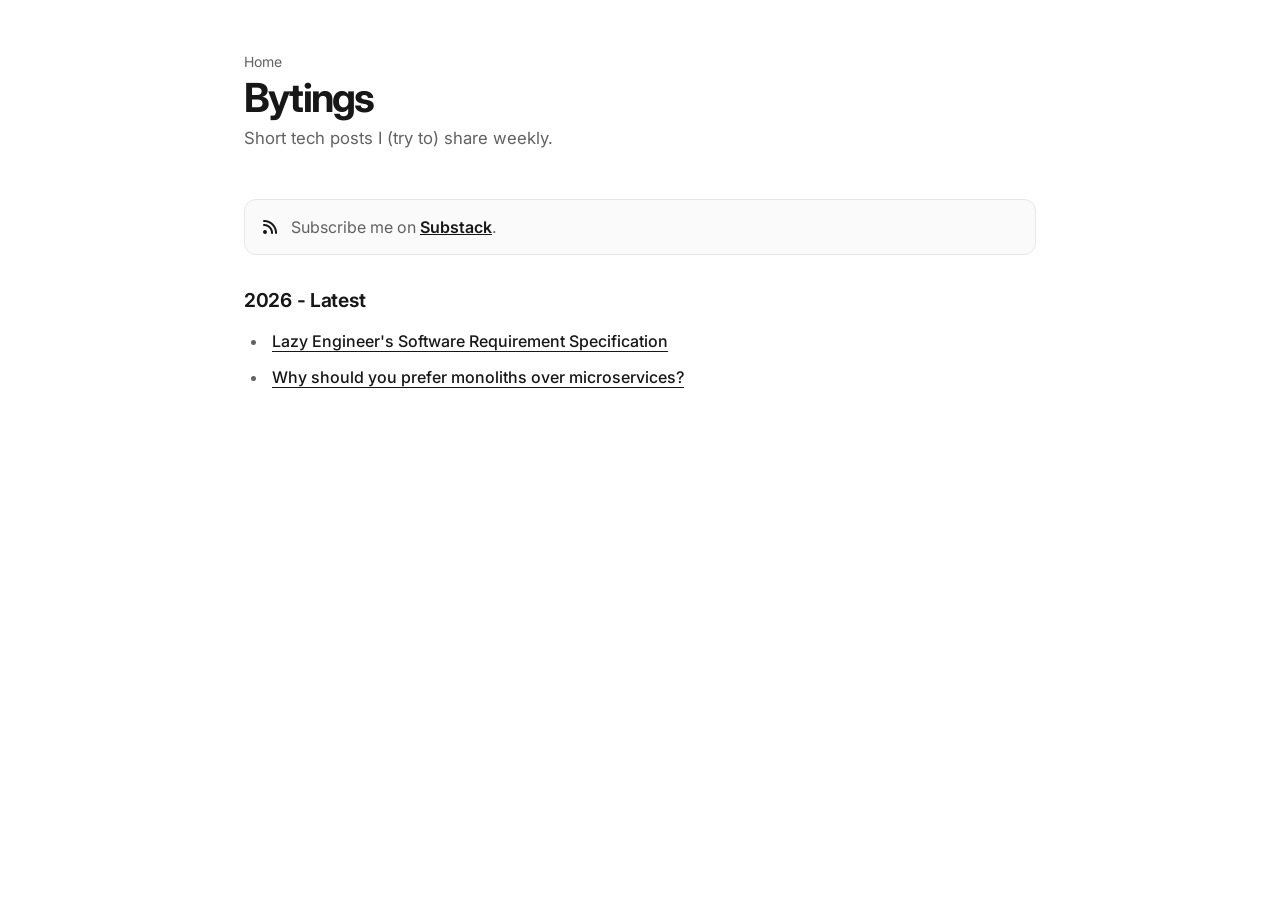
<file: output/bytings.html>
<!doctype html>
<html lang="en">

<head>
  <meta charset="utf-8">
  <meta name="viewport" content="width=device-width, initial-scale=1">
  <title>Bytings - Aashish Raj</title>
  <link rel="preconnect" href="https://fonts.googleapis.com">
  <link rel="preconnect" href="https://fonts.gstatic.com" crossorigin>
  <link rel="stylesheet" href="https://cdnjs.cloudflare.com/ajax/libs/font-awesome/6.7.2/css/all.min.css">
  <link href="https://fonts.googleapis.com/css2?family=Inter:wght@400;500;600;700&display=swap" rel="stylesheet">
  <link rel="stylesheet" href="../style.css">
</head>

<body>
  <main class="page">
    <a class="back-link" href="../index.html">Home</a>
    <header class="page-header">
      <h1>Bytings</h1>
      <p class="subtitle">Short tech posts I (try to) share weekly.</p>
    </header>

    <aside class="subscribe-note">
      <span class="subscribe-icon" aria-hidden="true">
        <i class="fa-solid fa-rss"></i>
      </span>
      <p>Subscribe me on <a href="https://bytings.substack.com/">Substack</a>.</p>
    </aside>

    <section class="bytings-section" aria-labelledby="bytings-latest">
      <h2 id="bytings-latest">2026 - Latest</h2>
      <ul class="bytings-list">
        <li>
          <a
            href="https://open.substack.com/pub/bytings/p/lazy-engineers-software-requirement?r=4z3b30&amp;utm_campaign=post-expanded-share&amp;utm_medium=web">Lazy
            Engineer's Software Requirement Specification</a>
        </li>
        <li>
          <a
            href="https://open.substack.com/pub/bytings/p/why-should-you-prefer-monoliths-over?r=4z3b30&amp;utm_campaign=post&amp;utm_medium=web">Why
            should you prefer monoliths over microservices?</a>
        </li>
      </ul>
    </section>
  </main>
</body>

</html>
</file>
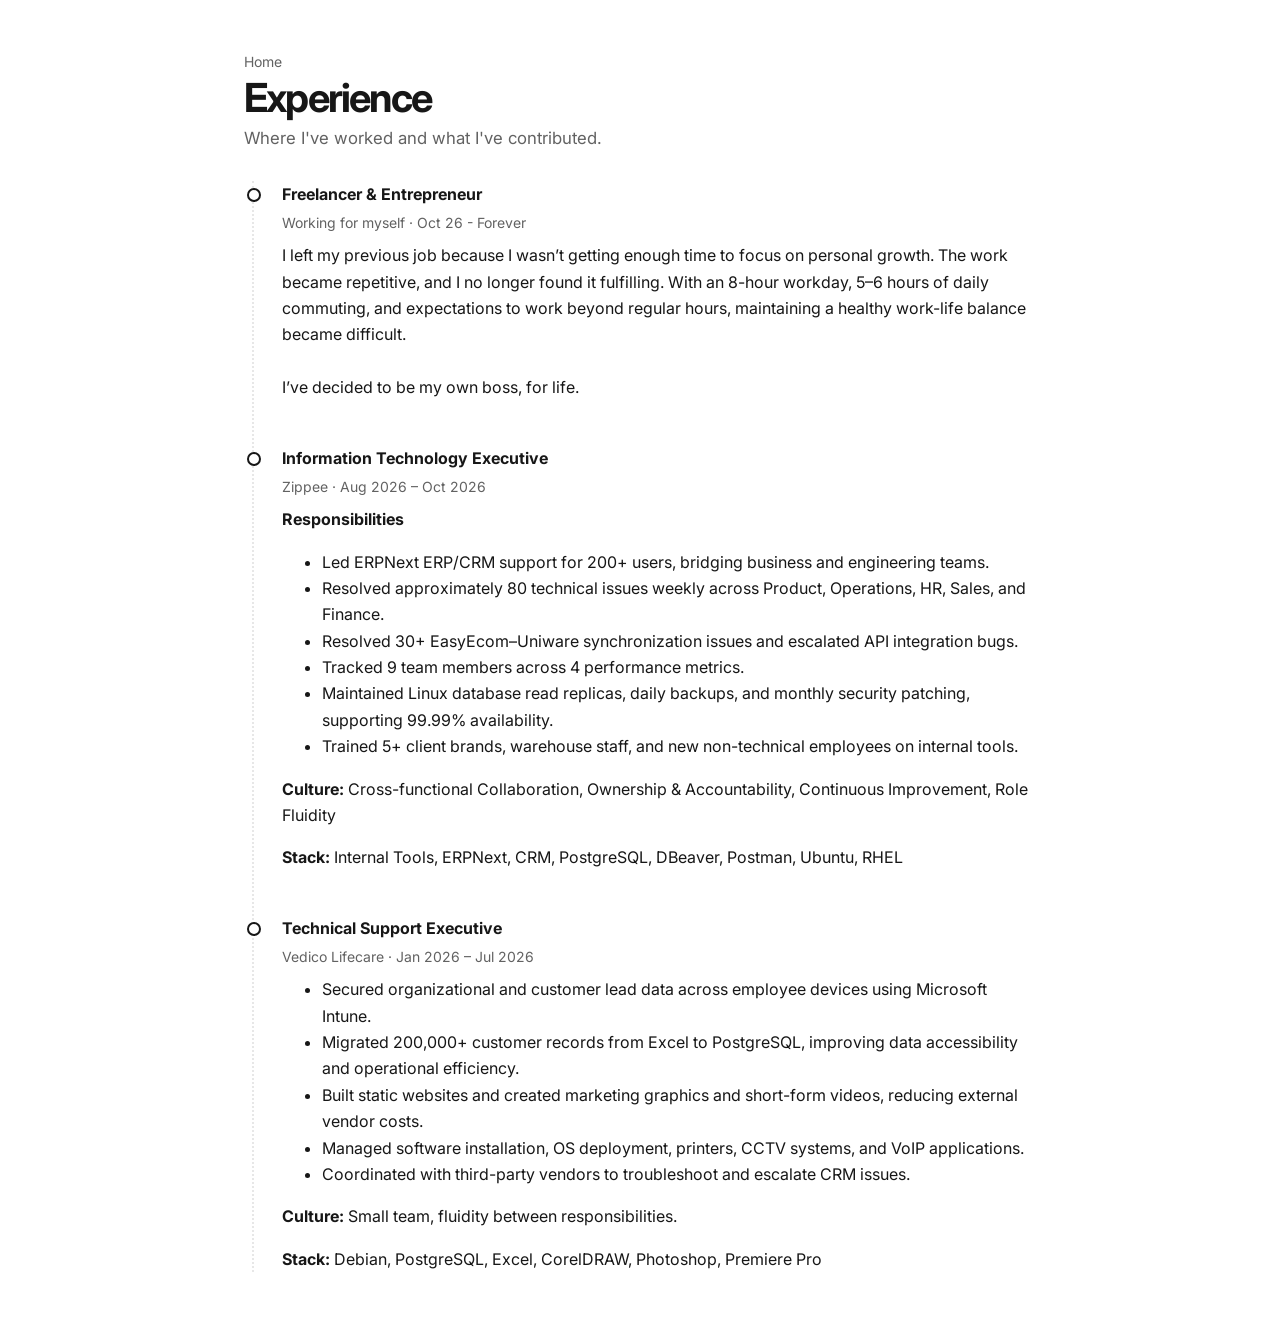
<file: output/jobs.html>
<!doctype html>
<html lang="en">

<head>
  <meta charset="utf-8">
  <meta name="viewport" content="width=device-width, initial-scale=1">
  <title>Jobs - Aashish Raj</title>
  <link rel="preconnect" href="https://fonts.googleapis.com">
  <link rel="preconnect" href="https://fonts.gstatic.com" crossorigin>
  <link href="https://fonts.googleapis.com/css2?family=Inter:wght@400;500;600;700&display=swap" rel="stylesheet">
  <link rel="stylesheet" href="../style.css">
</head>

<body>
  <main class="page">
    <a class="back-link" href="../index.html">Home</a>
    <header class="page-header">
      <h1>Experience</h1>
      <p class="subtitle">Where I've worked and what I've contributed.</p>
    </header>

    <section class="timeline" aria-label="Work experience">
      <article class="timeline-item">
        <h3>Freelancer & Entrepreneur</h3>
        <p class="timeline-date">Working for myself · Oct 26 - Forever</p>
        <p>I left my previous job because I wasn’t getting enough time to focus on personal growth. The work became repetitive, and I no longer found it fulfilling. With an 8-hour workday, 5–6 hours of daily commuting, and expectations to work beyond regular hours, maintaining a healthy work-life balance became difficult.
          <br><br> 
          I’ve decided to be my own boss, for life.
        </p>
      </article>


      <article class="timeline-item">
        <h3>Information Technology Executive</h3>
        <p class="timeline-date">Zippee · Aug 2026 – Oct 2026</p>

        <p><strong>Responsibilities</strong></p>
        <ul>
          <li>Led ERPNext ERP/CRM support for 200+ users, bridging business and engineering teams.</li>
          <li>Resolved approximately 80 technical issues weekly across Product, Operations, HR, Sales, and Finance.</li>
          <li>Resolved 30+ EasyEcom–Uniware synchronization issues and escalated API integration bugs.</li>
          <li>Tracked 9 team members across 4 performance metrics.</li>
          <li>Maintained Linux database read replicas, daily backups, and monthly security patching, supporting 99.99%
            availability.</li>
          <li>Trained 5+ client brands, warehouse staff, and new non-technical employees on internal tools.</li>
        </ul>

        <p><strong>Culture:</strong> Cross-functional Collaboration, Ownership &amp; Accountability, Continuous
          Improvement, Role Fluidity</p>

        <p><strong>Stack:</strong> Internal Tools, ERPNext, CRM, PostgreSQL, DBeaver, Postman, Ubuntu, RHEL</p>
      </article>

      <article class="timeline-item">
        <h3>Technical Support Executive</h3>
        <p class="timeline-date">Vedico Lifecare · Jan 2026 – Jul 2026</p>

        <ul>
          <li>Secured organizational and customer lead data across employee devices using Microsoft Intune.</li>
          <li>Migrated 200,000+ customer records from Excel to PostgreSQL, improving data accessibility and operational
            efficiency.</li>
          <li>Built static websites and created marketing graphics and short-form videos, reducing external vendor
            costs.</li>
          <li>Managed software installation, OS deployment, printers, CCTV systems, and VoIP applications.</li>
          <li>Coordinated with third-party vendors to troubleshoot and escalate CRM issues.</li>
        </ul>

        <p><strong>Culture:</strong> Small team, fluidity between responsibilities.</p>
        <p><strong>Stack:</strong> Debian, PostgreSQL, Excel, CorelDRAW, Photoshop, Premiere Pro</p>
      </article>
    </section>
  </main>
</body>

</html>
</file>
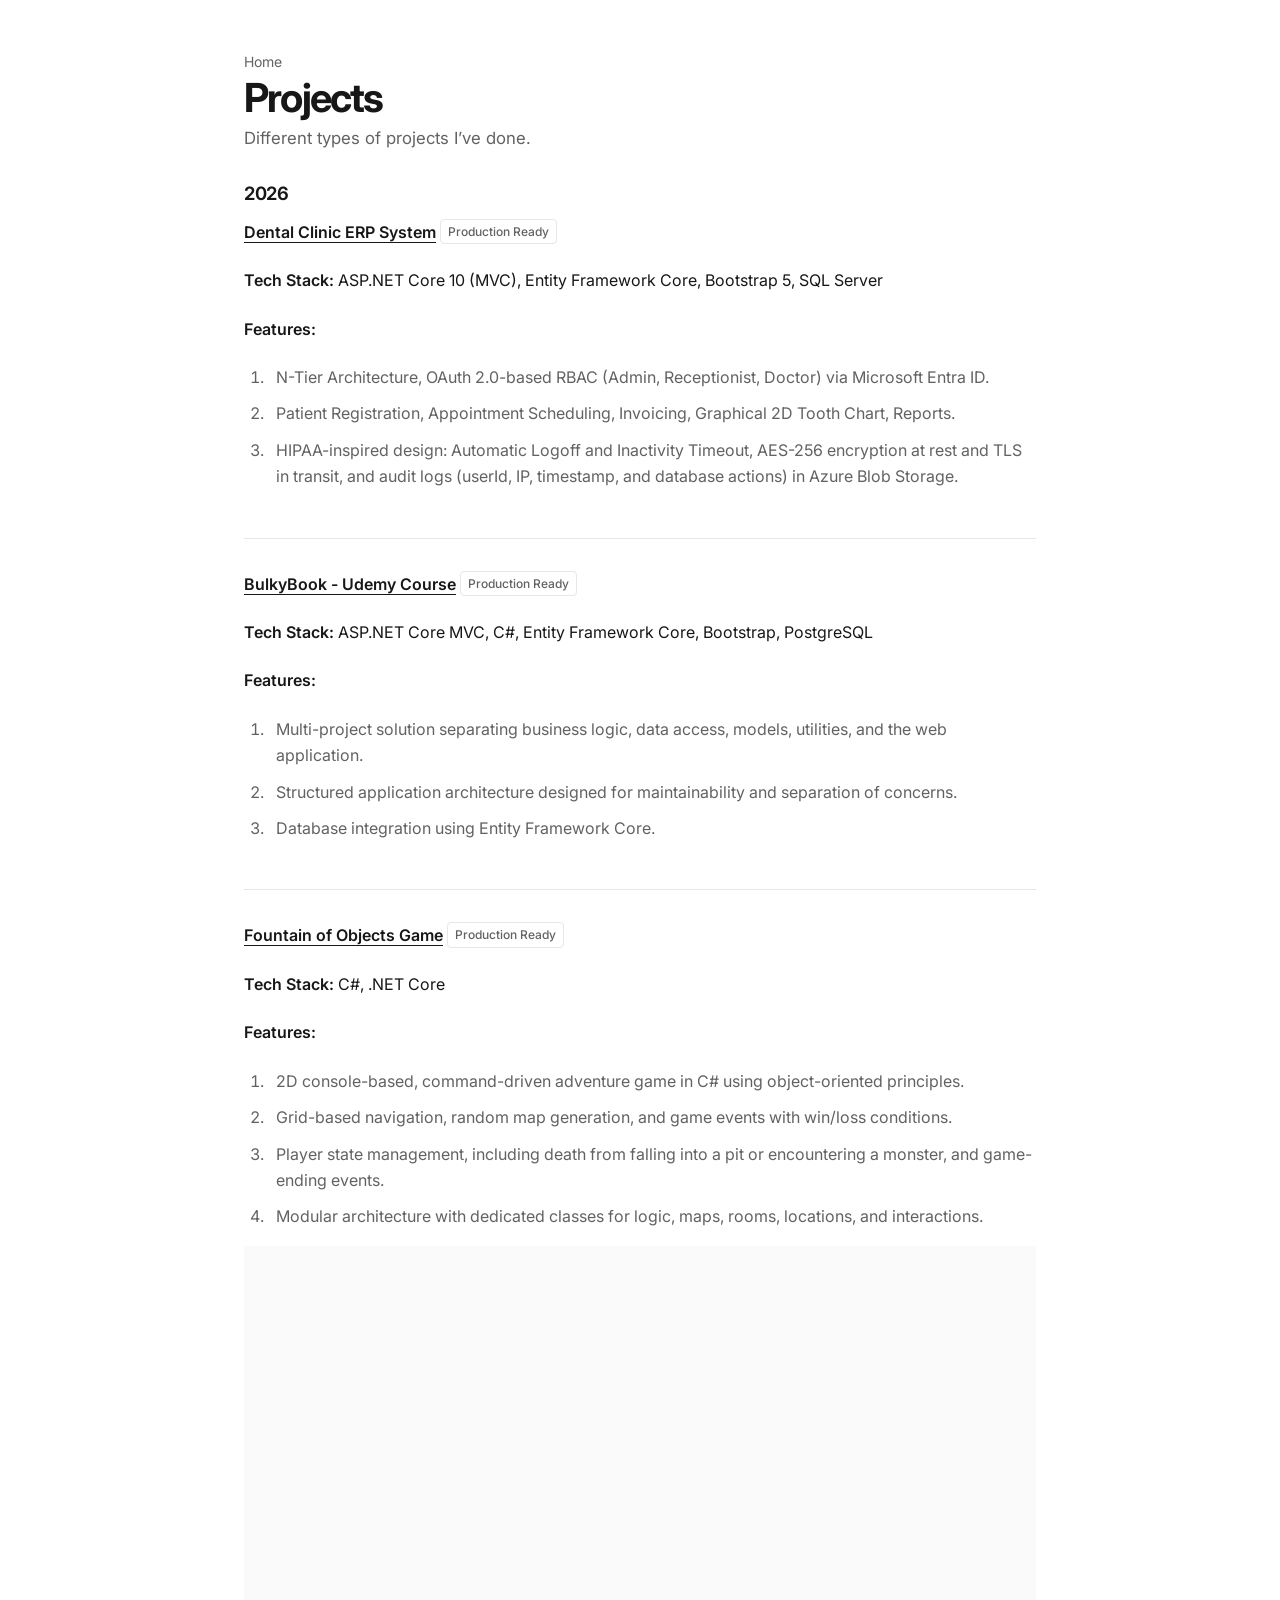
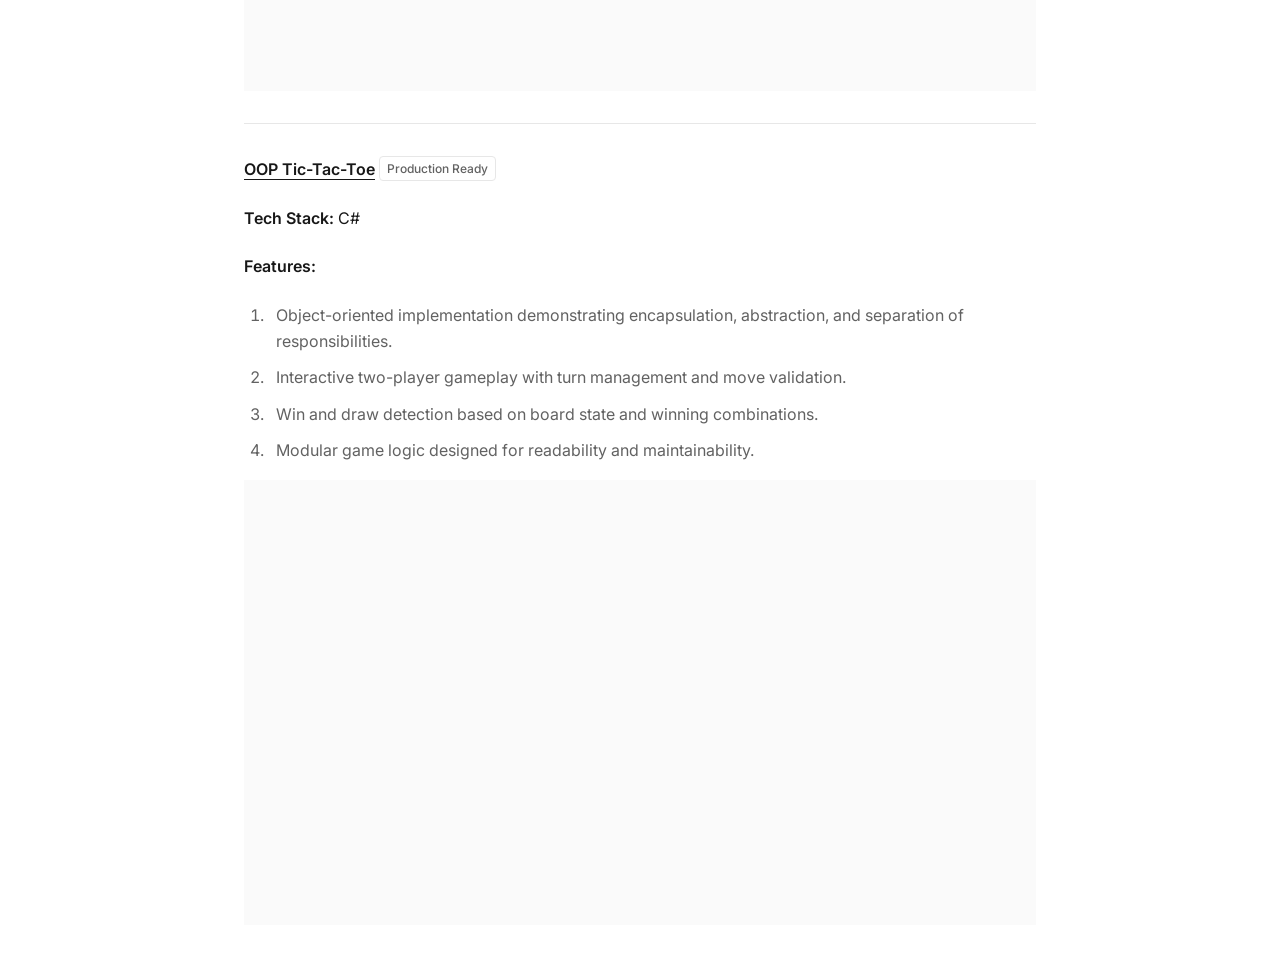
<file: output/projects.html>
<!doctype html>
<html lang="en">

<head>
  <meta charset="utf-8">
  <meta name="viewport" content="width=device-width, initial-scale=1">
  <title>Projects - Aashish Raj</title>
  <link rel="preconnect" href="https://fonts.googleapis.com">
  <link rel="preconnect" href="https://fonts.gstatic.com" crossorigin>
  <link href="https://fonts.googleapis.com/css2?family=Inter:wght@400;500;600;700&display=swap" rel="stylesheet">
  <link rel="stylesheet" href="../style.css">
</head>

<body>
  <main class="page projects-page">
    <a class="back-link" href="../index.html">Home</a>

    <header class="page-header">
      <h1>Projects</h1>
      <p class="subtitle">Different types of projects I’ve done.</p>
    </header>

    <section class="projects-year" aria-labelledby="year-2026">
      <h2 id="year-2026">2026</h2>

      <article class="project">
        <h3>
          <a href="https://github.com/iamtheaashish/DentalClinicERPSystem">Dental Clinic ERP System</a>
          <span class="project-status status-ready">Production Ready</span>
        </h3>
        <p class="project-stack"><strong>Tech Stack:</strong> ASP.NET Core 10 (MVC), Entity Framework Core, Bootstrap 5,
          SQL Server</p>
        <p class="project-features-label"><strong>Features:</strong></p>
        <ol class="project-features">
          <li>N-Tier Architecture, OAuth 2.0-based RBAC (Admin, Receptionist, Doctor) via Microsoft Entra ID.</li>
          <li>Patient Registration, Appointment Scheduling, Invoicing, Graphical 2D Tooth Chart, Reports.</li>
          <li>HIPAA-inspired design: Automatic Logoff and Inactivity Timeout, AES-256 encryption at rest and TLS in
            transit, and audit logs (userId, IP, timestamp, and database actions) in Azure Blob Storage.</li>
        </ol>
      </article>

      <article class="project">
        <h3>
          <a href="https://github.com/iamtheaashish/BulkyBook">BulkyBook - Udemy Course</a>
          <span class="project-status status-ready">Production Ready</span>
        </h3>

        <p class="project-stack">
          <strong>Tech Stack:</strong> ASP.NET Core MVC, C#, Entity Framework Core, Bootstrap, PostgreSQL
        </p>

        <p class="project-features-label"><strong>Features:</strong></p>
        <ol class="project-features">
          <li>Multi-project solution separating business logic, data access, models, utilities, and the web application.
          </li>
          <li>Structured application architecture designed for maintainability and separation of concerns.</li>
          <li>Database integration using Entity Framework Core.</li>
        </ol>
      </article>

      <article class="project">
        <h3>
          <a href="https://github.com/iamtheaashish/FountainOfObjectsGame">Fountain of Objects Game</a>
          <span class="project-status status-ready">Production Ready</span>
        </h3>
        <p class="project-stack"><strong>Tech Stack:</strong> C#, .NET Core</p>
        <p class="project-features-label"><strong>Features:</strong></p>
        <ol class="project-features">
          <li>2D console-based, command-driven adventure game in C# using object-oriented principles.</li>
          <li>Grid-based navigation, random map generation, and game events with win/loss conditions.</li>
          <li>Player state management, including death from falling into a pit or encountering a monster, and
            game-ending events.</li>
          <li>Modular architecture with dedicated classes for logic, maps, rooms, locations, and interactions.</li>
        </ol>
        <div class="video-embed">
          <iframe src="https://www.youtube.com/embed/axqiDVTY46M?autoplay=0&amp;mute=1"
            title="Fountain of Objects Game demo" loading="lazy" allowfullscreen>
          </iframe>
        </div>
      </article>

      <article class="project">
        <h3>
          <a href="https://github.com/iamtheaashish/Tic-Tac-Toe">OOP Tic-Tac-Toe</a>
          <span class="project-status status-ready">Production Ready</span>
        </h3>

        <p class="project-stack">
          <strong>Tech Stack:</strong> C#
        </p>

        <p class="project-features-label"><strong>Features:</strong></p>
        <ol class="project-features">
          <li>Object-oriented implementation demonstrating encapsulation, abstraction, and separation of
            responsibilities.</li>
          <li>Interactive two-player gameplay with turn management and move validation.</li>
          <li>Win and draw detection based on board state and winning combinations.</li>
          <li>Modular game logic designed for readability and maintainability.</li>
        </ol>

        <div class="video-embed">
          <iframe src="https://www.youtube.com/embed/5kr0ukM1R7U?autoplay=0&amp;mute=1" title="OOP Tic-Tac-Toe demo"
            loading="lazy" allowfullscreen>
          </iframe>
        </div>
      </article>
    </section>
  </main>
</body>

</html>
</file>
<file: style.css>
* {
  box-sizing: border-box;
}

:root {
  color-scheme: light;
  --text: #171717;
  --muted: #626262;
  --border: #e7e7e7;
  --surface: #fff;
  --surface-hover: #fafafa;
  --focus: #555;
}

body {
  max-width: 840px;
  margin: 0 auto;
  padding: 48px 24px;
  color: var(--text);
  background: var(--surface);
  font-family: Inter, sans-serif;
  font-size: 16px;
  line-height: 1.65;
  -webkit-font-smoothing: antialiased;
}

h1,
h2,
p,
ul {
  margin-top: 0;
}

h1 {
  margin-bottom: 4px;
  font-size: clamp(2rem, 5vw, 2.5rem);
  line-height: 1.15;
  letter-spacing: -0.045em;
  font-weight: 700;
}

h2 {
  margin-bottom: 12px;
  font-size: 1.15rem;
  line-height: 1.4;
  letter-spacing: -0.015em;
  font-weight: 650;
}

/* Site header and navigation */
.site-header {
  margin-bottom: 28px;
}

.social-links {
  display: flex;
  flex-wrap: wrap;
  gap: 8px 16px;
  margin-top: 8px;
  font-size: 14px;
  line-height: 1.5;
}

.social-links a {
  display: inline-flex;
  align-items: center;
  gap: 5px;
  color: var(--muted);
  text-decoration: none;
}

.social-links a:hover,
.links a:hover {
  color: var(--text);
  text-decoration: underline;
  text-underline-offset: 3px;
}

.social-links a:focus-visible,
.links a:focus-visible,
.card summary:focus-visible {
  outline: 2px solid var(--focus);
  outline-offset: 3px;
  border-radius: 2px;
}

/* Home page */
.intro {
  margin-bottom: 22px;
}

.intro p {
  max-width: 62ch;
  margin-bottom: 0;
}


/* Expandable navigation cards */
.link-cards {
  display: grid;
  gap: 8px;
}

.card {
  overflow: hidden;
  border: 1px solid var(--border);
  border-radius: 8px;
  background: var(--surface);
  transition: background-color 140ms ease, border-color 140ms ease;
}

.card:hover {
  border-color: #d8d8d8;
}

.card summary {
  display: flex;
  align-items: center;
  justify-content: space-between;
  gap: 16px;
  padding: 11px 14px;
  cursor: pointer;
  font-weight: 600;
  list-style: none;
}

.card summary::-webkit-details-marker {
  display: none;
}

.card summary::after {
  content: "+";
  color: var(--muted);
  font-size: 1.15rem;
  font-weight: 400;
  line-height: 1;
}

.card[open] summary::after {
  content: "−";
}

.card summary:hover {
  background: var(--surface-hover);
}

.links {
  display: flex;
  flex-wrap: wrap;
  gap: 8px 20px;
  padding: 0 14px 12px;
}

.links a {
  color: var(--text);
  text-decoration: none;
  text-underline-offset: 3px;
}

/* Shared page headers and back links */
.back-link {
  display: inline-block;
  margin-bottom: 2px;
  color: var(--muted);
  font-size: 14px;
  text-decoration: none;
}

.back-link:hover {
  color: var(--text);
  text-decoration: underline;
  text-underline-offset: 3px;
}

.page-header {
  margin-bottom: 28px;
}

.subtitle {
  margin-bottom: 0;
  color: var(--muted);
  font-size: 1.05rem;
}

/* Books and articles */
.year-section h2,
.bytings-section h2 {
  margin-bottom: 14px;
  font-size: 1.2rem;
}

.book-list,
.article-list {
  margin: 0;
  padding-left: 24px;
}

.book,
.article {
  padding-left: 4px;
  margin-bottom: 18px;
}

.book-title,
.article-title {
  margin-bottom: 10px;
  font-weight: 500;
}

.book-title a,
.article-title a {
  color: var(--text);
  text-decoration: underline;
  text-underline-offset: 4px;
}

.book-title a:hover,
.article-title a:hover {
  color: var(--muted);
}

.book-title span:not(.badge),
.article-title span {
  color: var(--muted);
  font-weight: 400;
}

.book-note,
.article-note {
  margin-bottom: 0;
  color: var(--muted);
  line-height: 1.75;
}

.badge {
  display: inline-block;
  margin-left: 4px;
  padding: 1px 7px;
  border: 1px solid var(--border);
  border-radius: 4px;
  color: var(--muted);
  font-size: 12px;
}

/* Vertical timeline */
.timeline {
  position: relative;
  margin-left: 8px;
  padding-left: 28px;
  border-left: 2px dotted var(--border);
}

.timeline-item {
  position: relative;
  padding-bottom: 28px;
}

.timeline-item:last-child {
  padding-bottom: 0;
}

.timeline-item::before {
  content: "";
  position: absolute;
  left: -35px;
  top: 7px;
  width: 10px;
  height: 10px;
  border: 2px solid var(--text);
  border-radius: 50%;
  background: var(--surface);
}

.timeline-item h3 {
  margin: 0 0 4px;
  font-size: 1rem;
}

.timeline-date {
  margin-bottom: 8px;
  color: var(--muted);
  font-size: 14px;
}

.timeline-image {
  width: 100%;
  height: auto;
  border-radius: 8px;
  margin-top: 20px;
  display: block;
}
/* Bytings page */
.subscribe-note {
  display: flex;
  align-items: center;
  gap: 14px;
  margin: 46px 0 32px;
  padding: 14px 18px;
  border: 1px solid var(--border);
  border-radius: 12px;
  background: var(--surface-hover);
}

.subscribe-note p {
  margin: 0;
  color: var(--muted);
}

.subscribe-note a {
  color: var(--text);
  font-weight: 600;
}

.bytings-list {
  margin: 0;
  padding-left: 24px;
}

.bytings-list li {
  padding-left: 4px;
  margin-bottom: 10px;
}

.bytings-list li::marker {
  color: var(--muted);
}

.bytings-list a {
  color: var(--text);
  font-weight: 500;
  text-decoration: underline;
  text-underline-offset: 4px;
}

.bytings-list a:hover {
  color: var(--muted);
}

/* Videos */
.video-list {
  margin-top: 32px;
}

.video-item {
  padding-bottom: 32px;
  margin-bottom: 32px;
  border-bottom: 1px solid var(--border);
}

.video-item:last-child {
  border-bottom: 0;
}

.video-embed {
  position: relative;
  width: 100%;
  aspect-ratio: 16 / 9;
  overflow: hidden;
  background: var(--surface-hover);
}

.video-embed iframe {
  position: absolute;
  inset: 0;
  width: 100%;
  height: 100%;
  border: 0;
}

.video-item h2 {
  margin: 12px 0 0;
  font-size: 1rem;
}

.video-item h2 a {
  color: var(--text);
  text-underline-offset: 4px;
}

/* Projects page */
.project {
  padding: 0 0 32px;
  margin-bottom: 32px;
  border-bottom: 1px solid var(--border);
}

.project:last-child {
  padding-bottom: 0;
  margin-bottom: 0;
  border-bottom: 0;
}

.project h3 {
  margin: 0 0 22px;
  font-size: 1rem;
  font-weight: 600;
  line-height: 1.6;
}

.project h3 a {
  color: var(--text);
  text-underline-offset: 4px;
}

.project-stack,
.project-features-label {
  margin-bottom: 22px;
}

.project-stack strong,
.project-features-label strong {
  font-weight: 600;
}

.project-features {
  padding-left: 24px;
  color: var(--muted);
}

.project-features li {
  padding-left: 8px;
  margin-bottom: 10px;
}

/* Project status */
.project-status {
  display: inline-block;
  padding: 2px 7px;
  border: 1px solid var(--border);
  border-radius: 4px;
  color: var(--muted);
  font-size: 12px;
  font-weight: 500;
  vertical-align: 2px;
}

/* Footer */
.site-footer {
  margin-top: 32px;
  color: var(--muted);
  font-size: 12px;
  line-height: 1.5;
}

.site-footer p {
  margin: 0;
}

/* Responsive styles */
@media (max-width: 520px) {
  body {
    padding: 36px 16px;
  }

  .site-header {
    margin-bottom: 24px;
  }

  .page-header {
    margin-bottom: 24px;
  }

  .book-list,
  .article-list,
  .bytings-list {
    padding-left: 20px;
  }

  .book,
  .article {
    margin-bottom: 20px;
  }

  .subscribe-note {
    margin: 32px 0 26px;
    padding: 12px 14px;
  }

  .video-list {
    margin-top: 24px;
  }

  .video-item {
    margin-bottom: 24px;
    padding-bottom: 24px;
  }

  .project {
    margin-bottom: 24px;
    padding-bottom: 24px;
  }
}

@media (prefers-reduced-motion: reduce) {
  .card {
    transition: none;
  }
}
</file>
